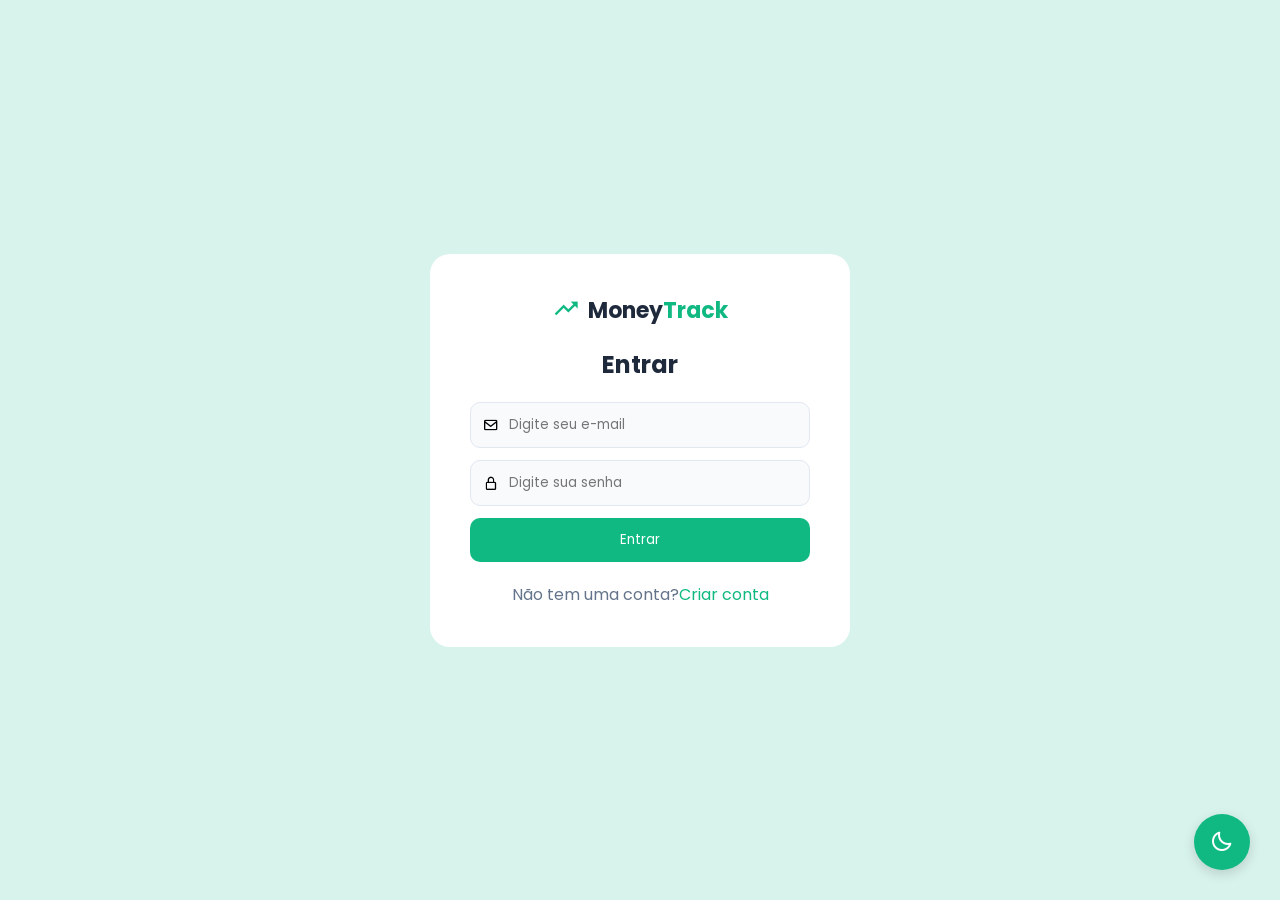
<file: sprint3/index.html>
<!DOCTYPE html>
<html lang="pt-br">
<head>
    <meta charset="UTF-8">
    <meta name="viewport" content="width=device-width, initial-scale=1.0">
    <title>MoneyTrack</title>
    <meta http-equiv="refresh" content="0;url=html/login.html">
</head>
<body>
    <p>Redirecionando para MoneyTrack...</p>
    <p>Se a página não carregar automaticamente, <a href="html/login.html">clique aqui</a>.</p>
</body>
</html>
</file>
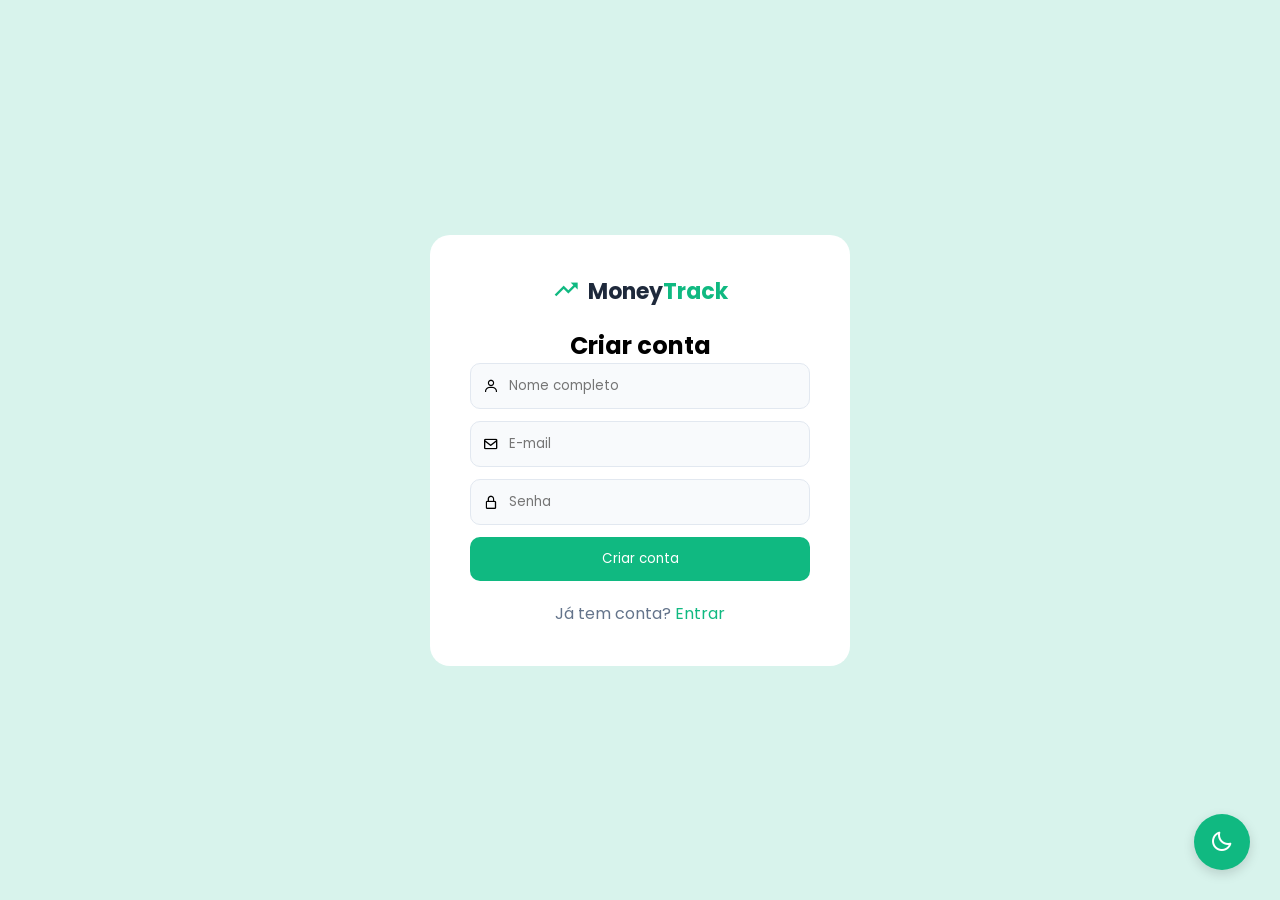
<file: sprint3/html/cadastro.html>
<!DOCTYPE html>
<html lang="pt-br">

<head>
    <meta charset="UTF-8">
    <meta name="viewport" content="width=device-width, initial-scale=1.0">
    <title>MoneyTrack - Criar conta</title>
    <link rel="stylesheet" href="https://unpkg.com/boxicons@2.1.4/css/boxicons.min.css"> <!-- ÍCONES  -->
    <link rel="stylesheet" href="../css/estilo.css">
</head>

<body class="tela-login">

<main class="login-container">
    <div class="logo-sistema">
        <i class="bx bx-trending-up"></i> <!-- ÍCONE DE GRÁFICO -->

        <h1>Money<span>Track</span></h1>

    </div>

    <h2>Criar conta</h2>

    <form action="#" method="POST" class="formulario-cadastro">

        <div class="campo">
            <i class="bx bx-user"></i>
            <input type="text" id="nome" name="nome" placeholder="Nome completo" required>
        </div>

        <div class="campo">
            <i class="bx bx-envelope"></i>
            <input type="email" name="email" placeholder="E-mail" required>
        </div>

        <div class="campo">
            <i class="bx bx-lock-alt"></i>
            <input type="password" name="senha" placeholder="Senha" required>
        </div>

        <button type="submit" class="botao-login">
            Criar conta
        </button>

    </form>

    <p class="texto-cadastro">
        Já tem conta?
        <a href="login.html">Entrar</a>
    </p>

</main>
<script src="../js/app.js"></script>
<script src="../js/modo-escuro.js"></script>
</body>
</html>
</file>
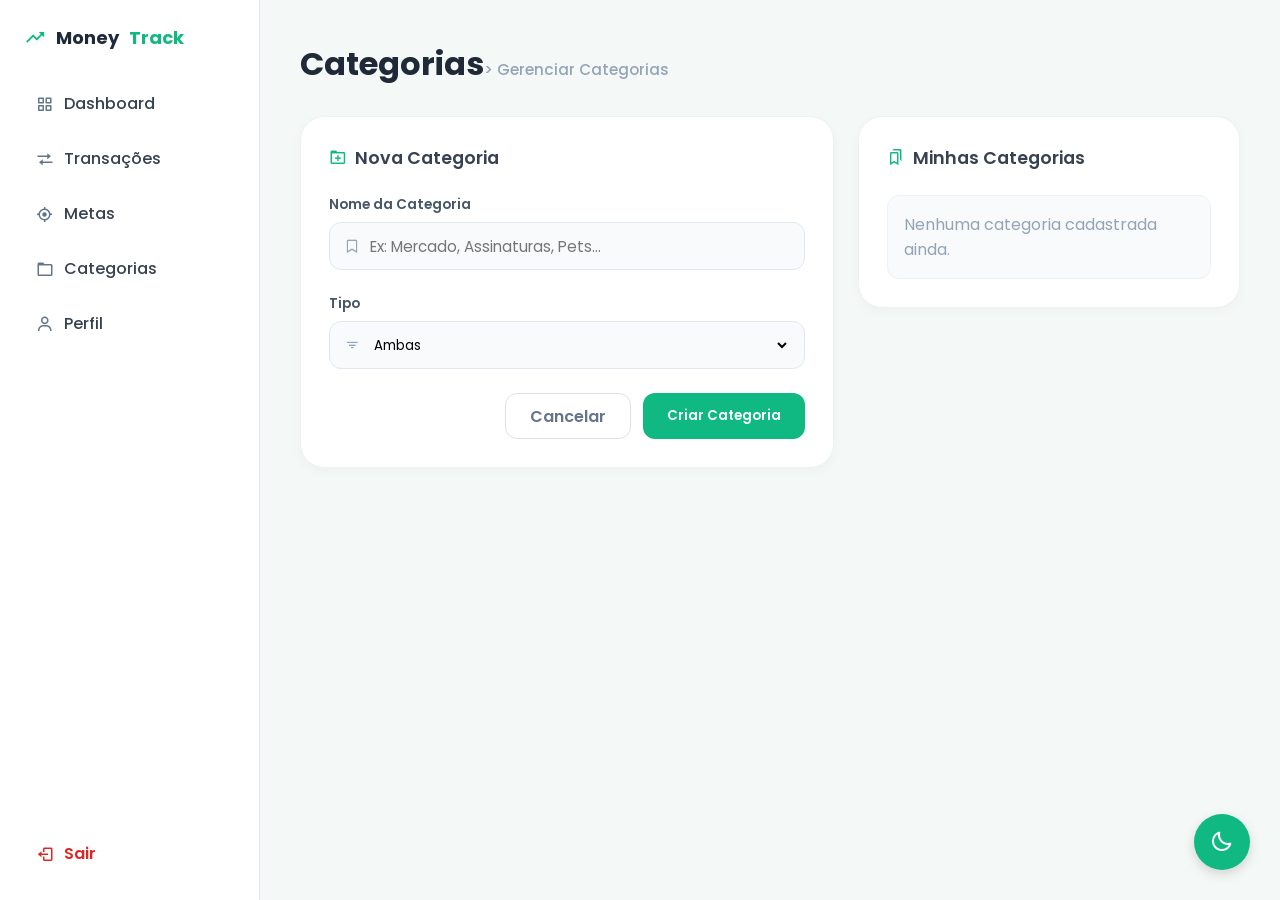
<file: sprint3/html/categorias.html>
<!DOCTYPE html>
<html lang="pt-br">

<head>
    <meta charset="UTF-8">
    <meta name="viewport" content="width=device-width, initial-scale=1.0">
    <title>MoneyTrack - Categorias</title>

    <link rel="stylesheet" href="https://unpkg.com/boxicons@2.1.4/css/boxicons.min.css">
    <link rel="stylesheet" href="../css/estilo.css">
</head>

<body>

<div class="layout-sistema">
    <div class="janela-aplicativo">

        <!-- Sidebar incluído via sidebar.html -->
        <aside class="sidebar">
            <div class="sidebar-topo">
                <a href="dashboard.html" class="logo-moneytrack">
                    <i class="bx bx-trending-up"></i>
                    Money<span>Track</span>
                </a>
                <ul class="menu-links">
                    <li>
                        <a href="dashboard.html">
                            <i class="bx bx-grid-alt"></i>
                            Dashboard
                        </a>
                    </li>
                    <li>
                        <a href="transacoes.html">
                            <i class="bx bx-transfer"></i>
                            Transações
                        </a>
                    </li>
                    <li>
                        <a href="metas.html">
                            <i class="bx bx-target-lock"></i>
                            Metas
                        </a>
                    </li>
                    <li>
                        <a href="categorias.html">
                            <i class="bx bx-folder"></i>
                            Categorias
                        </a>
                    </li>
                    <li>
                        <a href="perfil.html">
                            <i class="bx bx-user"></i>
                            Perfil
                        </a>
                    </li>
                </ul>
            </div>
            <a href="login.html" class="btn-sair-sidebar">
                <i class="bx bx-log-out"></i>
                Sair
            </a>
        </aside>

        <main class="conteudo-principal">

            <div class="dashboard-wrapper">

                <div class="topo-dashboard">
                    <h2>Categorias<span class="subtitulo-pagina">> Gerenciar Categorias</span></h2>
                </div>

                <div class="categorias-grid">
                    <section class="card-categoria">
                        <h3><i class="bx bx-folder-plus"></i>Nova Categoria</h3>

                        <form id="form-categoria" action="#" method="POST">

                            <div class="campo-categoria">
                                <label for="nome">Nome da Categoria</label>
                                <div class="campo-wrapper">
                                    <i class="bx bx-bookmark"></i>

                                    <input type="text" 
                                    id="nome" 
                                    name="nome"
                                    placeholder="Ex: Mercado, Assinaturas, Pets..."
                                    required>

                                </div>

                            </div>

                            <div class="campo-categoria">
                                <label for="tipo_categoria">Tipo</label>
                                <div class="campo-wrapper">
                                    <i class="bx bx-filter"></i>
                                    <select id="tipo_categoria" name="tipo_categoria">
                                        <option value="ambas">Ambas</option>
                                        <option value="receita">Receita</option>
                                        <option value="despesa">Despesa</option>
                                    </select>
                                </div>
                            </div>

                            <div class="acoes-categoria">
                                <a href="dashboard.html" class="btn-cancelar">Cancelar</a>

                                <button type="submit" class="btn-categoria">
                                    Criar Categoria
                                </button>
                            </div>

                        </form>
                    </section>

                    <section class="card-categoria">
                        <h3>
                            <i class="bx bx-bookmarks"></i>
                            Minhas Categorias
                        </h3>

                        <ul class="lista-categorias">
                        </ul>
                    </section>

                </div>

            </div>

        </main>

    </div>
</div>

    <script src="../js/categorias.js"></script>
    <script src="../js/modo-escuro.js"></script>
</body>
</html>
</file>
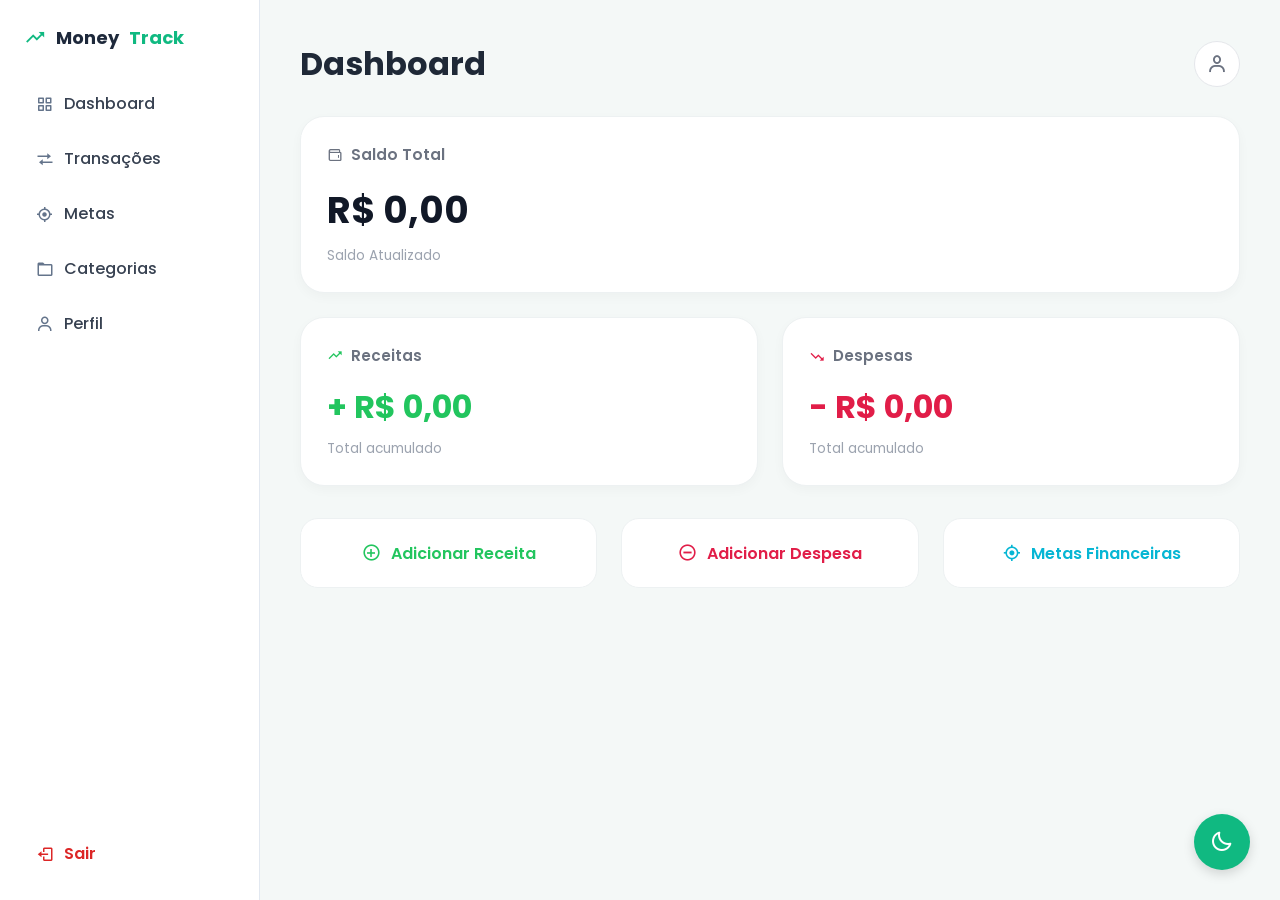
<file: sprint3/html/dashboard.html>
<!DOCTYPE html>
<html lang="pt-br">

<head>
    <meta charset="UTF-8">
    <meta name="viewport" content="width=device-width, initial-scale=1.0">
    <title>MoneyTrack - Dashboard</title>
    <link rel="stylesheet" href="https://unpkg.com/boxicons@2.1.4/css/boxicons.min.css">
    <link rel="stylesheet" href="../css/estilo.css">
</head>

<body>

<div class="layout-sistema">

    <div class="janela-aplicativo">

        <aside class="sidebar">
            <div class="sidebar-topo">

                <a href="dashboard.html" class="logo-moneytrack">
                    <i class="bx bx-trending-up"></i>
                    Money<span>Track</span>
                </a>

                <ul class="menu-links">

                    <li>
                        <a href="dashboard.html">
                            <i class="bx bx-grid-alt"></i>
                            Dashboard
                        </a>
                    </li>

                    <li>
                        <a href="transacoes.html">
                            <i class="bx bx-transfer"></i>
                            Transações
                        </a>
                    </li>

                    <li>
                        <a href="metas.html">
                            <i class="bx bx-target-lock"></i>
                            Metas
                        </a>
                    </li>

                    <li>
                        <a href="categorias.html">
                            <i class="bx bx-folder"></i>
                            Categorias
                        </a>
                    </li>

                    <li>
                        <a href="perfil.html">
                            <i class="bx bx-user"></i>
                            Perfil
                        </a>
                    </li>

                </ul>
            </div>

            <a href="login.html" class="btn-sair-sidebar">
                <i class="bx bx-log-out"></i>
                Sair
            </a>

        </aside>

        <main class="conteudo-principal">

            <div class="dashboard-wrapper">

                <div class="topo-dashboard">

                    <h2>Dashboard</h2>

                    <div class="usuario-info">
                        <a href="perfil.html" class="avatar-simulado">
                            <i class="bx bx-user"></i>
                        </a>
                    </div>

                </div>

                <section class="cards-container">
                    <div class="card-moneytrack card-saldo-total">

                        <h3>
                            <i class="bx bx-wallet"></i>
                            Saldo Total
                        </h3>

                        <p class="valor-total">
                            R$ 0,00
                        </p>

                        <span class="subtexto-card">
                            Saldo Atualizado
                        </span>

                    </div>

                    <div class="card-moneytrack">

                        <h3>
                            <i class="bx bx-trending-up card-receita-icon"></i>
                            Receitas
                        </h3>

                        <p class="valor-receita">
                            + R$ 0,00
                        </p>

                        <span class="subtexto-card">
                            Total acumulado
                        </span>

                    </div>

                    <div class="card-moneytrack">

                        <h3>
                            <i class="bx bx-trending-down card-despesa-icon"></i>
                            Despesas
                        </h3>

                        <p class="valor-despesa">
                            - R$ 0,00
                        </p>

                        <span class="subtexto-card">
                            Total acumulado
                        </span>

                    </div>

                </section>

                <div class="acoes-rapidas">

                    <a href="receitas.html"
                    class="btn-acao receita-btn">

                        <i class="bx bx-plus-circle"></i>
                        Adicionar Receita

                    </a>

                    <a href="despesas.html"
                    class="btn-acao despesa-btn">

                        <i class="bx bx-minus-circle"></i>
                        Adicionar Despesa

                    </a>

                    <a href="metas.html"
                    class="btn-acao meta-btn">

                        <i class="bx bx-target-lock"></i>
                        Metas Financeiras

                    </a>

                </div>

            </div>

        </main>

    </div>

</div>

</body>
<script src="../js/dashboard.js"></script>
<script src="../js/modo-escuro.js"></script>
</html>
</file>
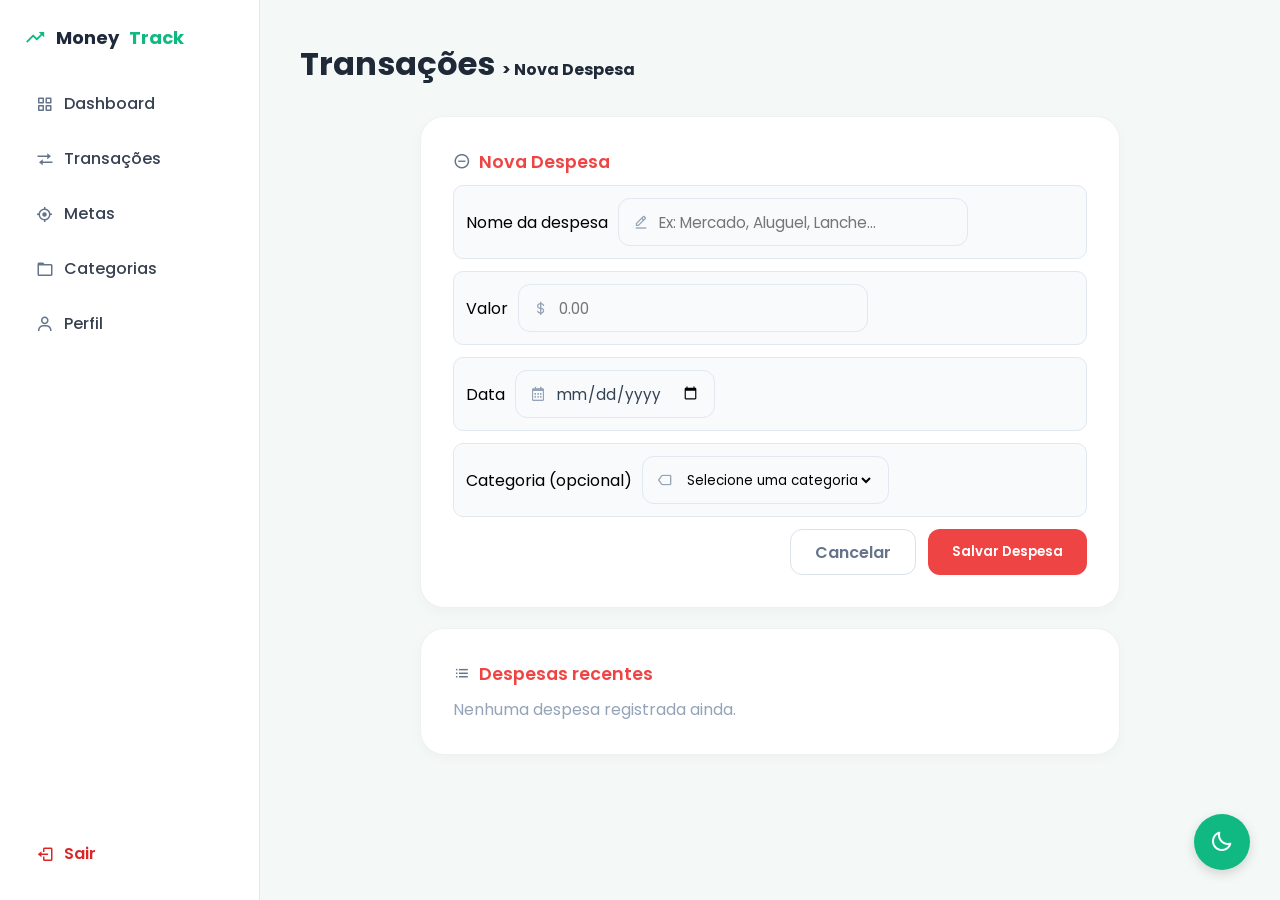
<file: sprint3/html/despesas.html>
<!DOCTYPE html>
<html lang="pt-br">
<head>
    <meta charset="UTF-8">
    <meta name="viewport" content="width=device-width, initial-scale=1.0">
    <title>MoneyTrack - Nova Despesa</title>
    <link rel="stylesheet" href="https://unpkg.com/boxicons@2.1.4/css/boxicons.min.css">
    <link rel="stylesheet" href="../css/estilo.css">
</head>
<body style="margin: 0; padding: 0;">

    <div class="layout-sistema">
        <div class="janela-aplicativo">

            <aside class="sidebar">
                <div class="sidebar-topo">
                    <a href="dashboard.html" class="logo-moneytrack">
                        <i class="bx bx-trending-up"></i>
                        Money<span>Track</span>
                    </a>
                    <ul class="menu-links">
                        <li>
                            <a href="dashboard.html">
                                <i class="bx bx-grid-alt"></i>
                                Dashboard
                            </a>
                        </li>
                        <li>
                            <a href="transacoes.html">
                                <i class="bx bx-transfer"></i>
                                Transações
                            </a>
                        </li>
                        <li>
                            <a href="metas.html">
                                <i class="bx bx-target-lock"></i>
                                Metas
                            </a>
                        </li>
                        <li>
                            <a href="categorias.html">
                                <i class="bx bx-folder"></i>
                                Categorias
                            </a>
                        </li>
                        <li>
                            <a href="perfil.html">
                                <i class="bx bx-user"></i>
                                Perfil
                            </a>
                        </li>
                    </ul>
                </div>
                <a href="login.html" class="btn-sair-sidebar">
                    <i class="bx bx-log-out"></i>
                    Sair
                </a>
            </aside>

            <main class="conteudo-principal">
                <div class="topo-dashboard">
                    <h2>Transações <span style="font-size: 16px; color: var(--cinza-claro);"> > Nova Despesa</span></h2>
                </div>

                <div class="grid-duas-colunas">
                    <section class="caixa-branca">
                        <h3 style="color: #ef4444;"><i class="bx bx-minus-circle"></i> Nova Despesa</h3>

                        <form action="MovimentacaoServlet" method="POST">
                            <input type="hidden" name="tipo" value="D">

                            <div class="campo">
                                <label for="descricao">Nome da despesa</label>
                                <div class="campo-wrapper">
                                    <i class="bx bx-edit-alt"></i>
                                    <input type="text" id="descricao" name="descricao" placeholder="Ex: Mercado, Aluguel, Lanche..." required>
                                </div>
                            </div>

                            <div class="campo">
                                <label for="valor">Valor</label>
                                <div class="campo-wrapper">
                                    <i class="bx bx-dollar"></i>
                                    <input type="number" id="valor" name="valor" step="0.01" placeholder="0.00" required>
                                </div>
                            </div>

                            <div class="campo">
                                <label for="data_mov">Data</label>
                                <div class="campo-wrapper">
                                    <i class="bx bx-calendar"></i>
                                    <input type="date" id="data_mov" name="data_mov" required>
                                </div>
                            </div>

                            <div class="campo">
                                <label for="id_categoria">Categoria (opcional)</label>
                                <div class="campo-wrapper">
                                    <i class="bx bx-tag"></i>
                                    <select id="id_categoria" name="id_categoria">
                                        <option value="">Selecione uma categoria</option>
                                    </select>
                                </div>
                            </div>

                            <div class="botoes-form">
                                <a href="dashboard.html" class="btn-cancelar">Cancelar</a>
                                <button type="submit" class="btn-verde" style="width: auto; background-color: #ef4444;">Salvar Despesa</button>
                            </div>
                        </form>
                    </section>

                    <section class="caixa-branca">
                        <h3 style="color: #ef4444;"><i class="bx bx-list-ul"></i> Despesas recentes</h3>
                        <ul class="lista-recentes">
                        </ul>
                    </section>
                </div>
            </main>

        </div>
    </div>

    <script src="../js/despesas.js"></script>
    <script src="../js/modo-escuro.js"></script>
</body>
</html>
</file>
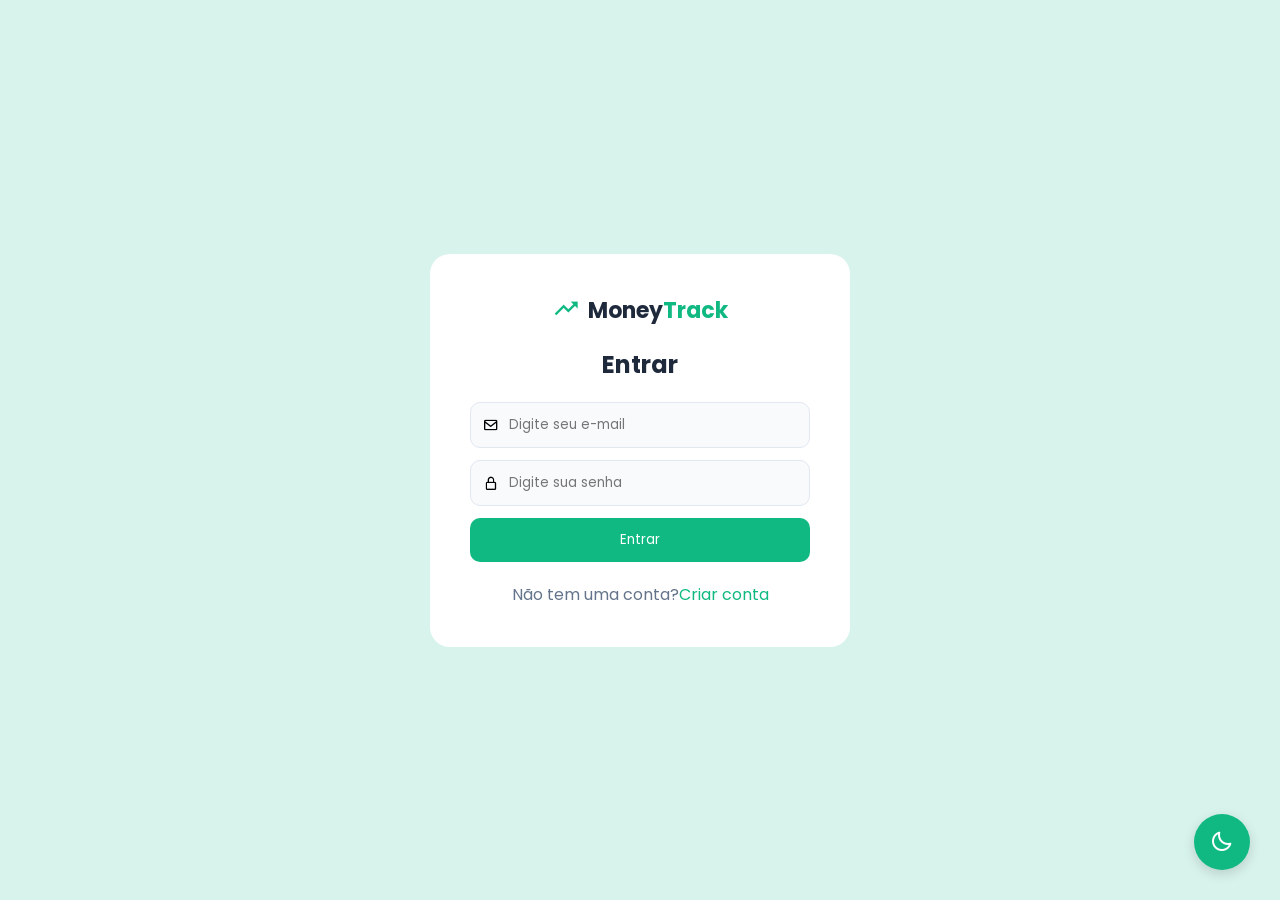
<file: sprint3/html/login.html>
<!DOCTYPE html>
<html lang="pt-br">

    <head>
        <meta charset="UTF-8">
        <meta name="viewport" content="width=device-width, initial-scale=1.0">
        <title>MoneyTrack - Entrar</title>

        <link rel="stylesheet" href="https://unpkg.com/boxicons@2.1.4/css/boxicons.min.css"> <!-- ICONS -->
        <link rel="stylesheet" href="../css/estilo.css">
    </head>

    <body class="tela-login">
        
        <main class="login-container">
            <div class="logo-sistema">
                <i class="bx bx-trending-up"></i>
                <h1 class="titulo-logo">Money<span>Track</span></h1>

            </div>

            <h2 class="titulo-pagina">Entrar</h2>

            <form action="#" method="POST" class="formulario-login">

                <div class="campo">
                    <i class="bx bx-envelope"></i>
                    <input type="email" id="email" name="email" placeholder="Digite seu e-mail" required>
                </div>

                <div class="campo">
                    <i class="bx bx-lock-alt"></i>
                    <input type="password" id="senha" name="senha" placeholder="Digite sua senha" required>
                </div>

                <button type="submit" class="botao-login">Entrar</button>

                <p class="texto-cadastro"> Não tem uma conta?<a href="cadastro.html" class="link-cadastro">Criar conta</a></p>

            </form>
            
        </main>

        <script src="../js/app.js"></script>
        <script src="../js/modo-escuro.js"></script>
</body>
</html>
</file>
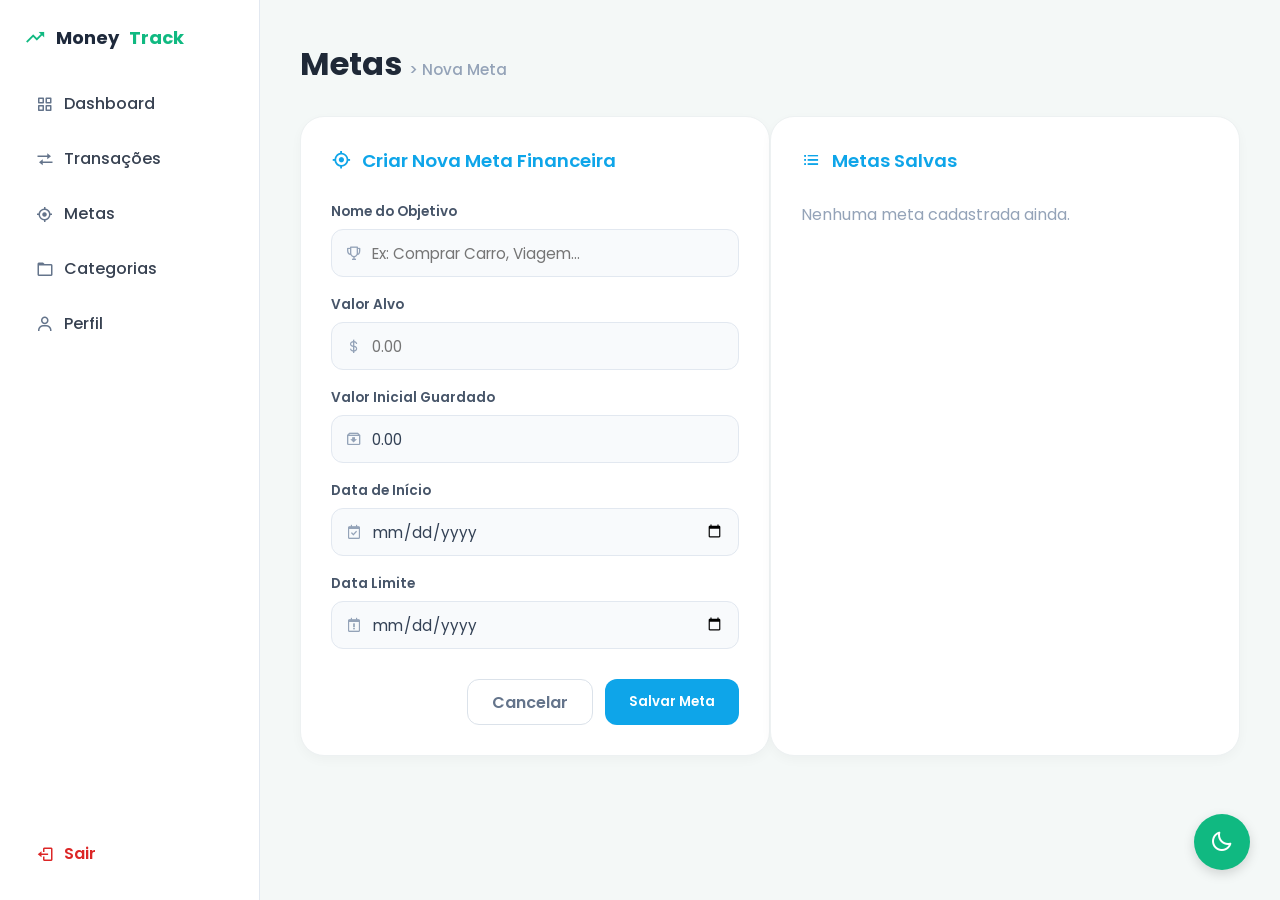
<file: sprint3/html/metas.html>
<!DOCTYPE html>
<html lang="pt-br">

<head>

    <meta charset="UTF-8">

    <meta name="viewport"
          content="width=device-width, initial-scale=1.0">

    <title>MoneyTrack - Criar Meta</title>

    <link rel="stylesheet"
          href="https://unpkg.com/boxicons@2.1.4/css/boxicons.min.css">

    <link rel="stylesheet"
          href="../css/estilo.css">

</head>

<body>

<div class="layout-sistema">

    <div class="janela-aplicativo">


        <aside class="sidebar">
            <div class="sidebar-topo">

                <a href="dashboard.html" class="logo-moneytrack">
                    <i class="bx bx-trending-up"></i>
                    Money<span>Track</span>
                </a>

                <ul class="menu-links">

                    <li>
                        <a href="dashboard.html">
                            <i class="bx bx-grid-alt"></i>
                            Dashboard
                        </a>
                    </li>

                    <li>
                        <a href="transacoes.html">
                            <i class="bx bx-transfer"></i>
                            Transações
                        </a>
                    </li>

                    <li>
                        <a href="metas.html">
                            <i class="bx bx-target-lock"></i>
                            Metas
                        </a>
                    </li>

                    <li>
                        <a href="categorias.html">
                            <i class="bx bx-folder"></i>
                            Categorias
                        </a>
                    </li>

                    <li>
                        <a href="perfil.html">
                            <i class="bx bx-user"></i>
                            Perfil
                        </a>
                    </li>

                </ul>
            </div>

            <a href="login.html" class="btn-sair-sidebar">
                <i class="bx bx-log-out"></i>
                Sair
            </a>

        </aside>

        <main class="conteudo-principal">
                <div class="topo-dashboard">

                    <h2>

                        Metas

                        <span class="subtitulo-pagina">

                            > Nova Meta

                        </span>

                    </h2>

                </div>

                <div class="meta-wrapper">

                    <section class="card-meta">

                        <h3>

                            <i class="bx bx-target-lock"></i>

                            Criar Nova Meta Financeira

                        </h3>

                        <form id="form-meta" action="#" method="POST">

                            <div class="campo-meta">

                                <label for="nome">

                                    Nome do Objetivo

                                </label>

                                <div class="campo-wrapper">

                                    <i class="bx bx-trophy"></i>

                                    <input type="text"
                                           id="nome"
                                           name="nome"
                                           placeholder="Ex: Comprar Carro, Viagem..."
                                           required>

                                </div>

                            </div>

                            <div class="campo-meta">

                                <label for="valor_objetivo">

                                    Valor Alvo

                                </label>

                                <div class="campo-wrapper">

                                    <i class="bx bx-dollar"></i>

                                    <input type="number"
                                           step="0.01"
                                           id="valor_objetivo"
                                           name="valor_objetivo"
                                           placeholder="0.00"
                                           required>

                                </div>

                            </div>

                            <div class="campo-meta">

                                <label for="valor_atual">

                                    Valor Inicial Guardado

                                </label>

                                <div class="campo-wrapper">

                                    <i class="bx bx-archive-in"></i>

                                    <input type="number"
                                           step="0.01"
                                           id="valor_atual"
                                           name="valor_atual"
                                           value="0.00"
                                           required>

                                </div>

                            </div>

                            <div class="campo-meta">

                                <label for="data_inicio">

                                    Data de Início

                                </label>

                                <div class="campo-wrapper">

                                    <i class="bx bx-calendar-check"></i>

                                    <input type="date"
                                           id="data_inicio"
                                           name="data_inicio"
                                           required>

                                </div>

                            </div>

                            <div class="campo-meta">

                                <label for="data_limite">

                                    Data Limite

                                </label>

                                <div class="campo-wrapper">

                                    <i class="bx bx-calendar-exclamation"></i>

                                    <input type="date"
                                           id="data_limite"
                                           name="data_limite"
                                           required>

                                </div>

                            </div>

                            <div class="botoes-meta">

                                <a href="dashboard.html"
                                   class="btn-cancelar">

                                    Cancelar

                                </a>

                                <button type="submit"
                                        class="btn-meta">

                                    Salvar Meta

                                </button>

                            </div>

                        </form>

                    </section>

                    <section class="card-meta">
                        <h3>
                            <i class="bx bx-list-ul"></i>
                            Metas Salvas
                        </h3>
                        <div class="lista-metas" id="lista-metas">
                            <p style="color: #94a3b8;">Nenhuma meta cadastrada ainda.</p>
                        </div>
                    </section>

                </div>

            </div>

        </main>

    </div>

</div>

    <script src="../js/metas.js"></script>
    <script src="../js/modo-escuro.js"></script>
</body>
</html>
</file>
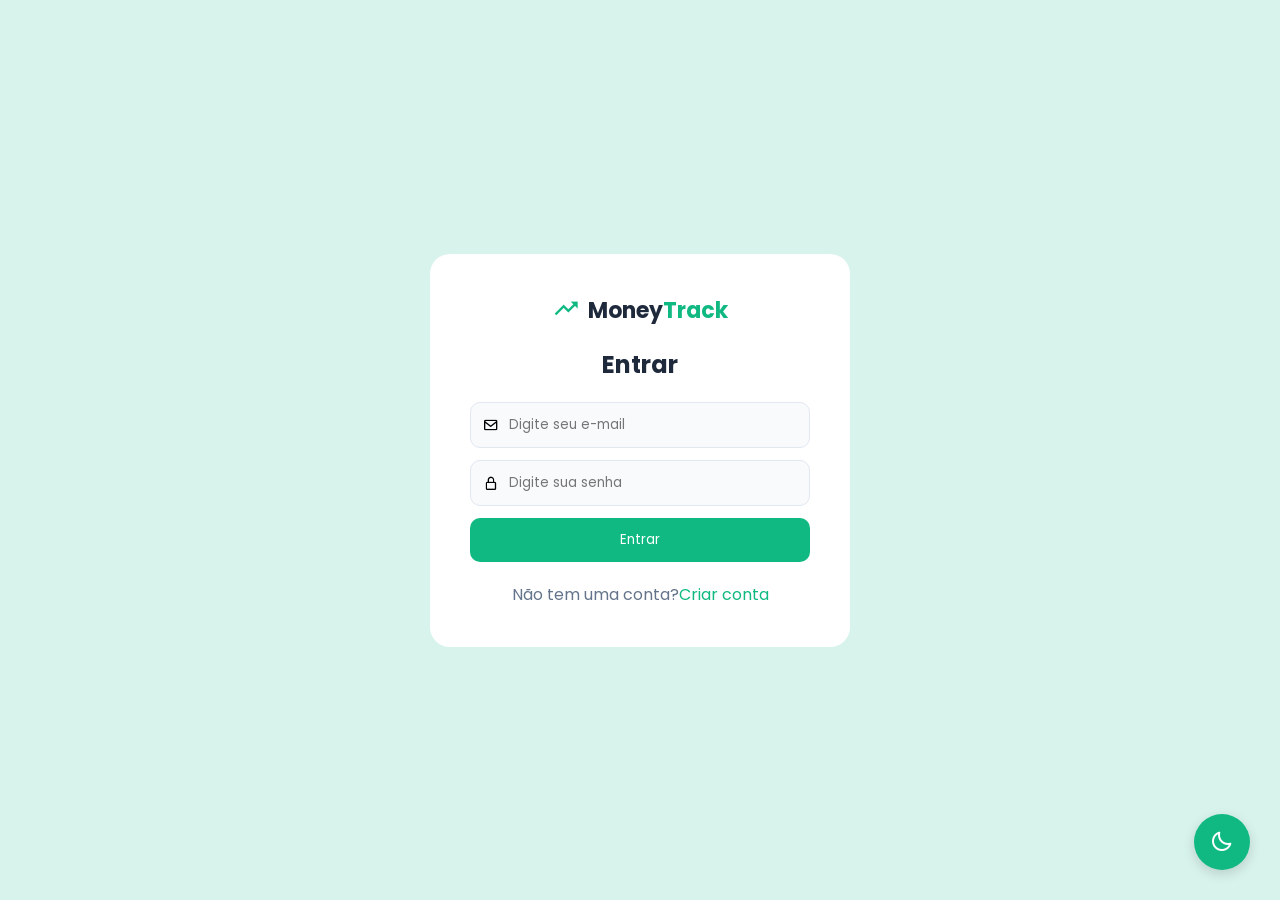
<file: sprint3/html/perfil.html>
<!DOCTYPE html>
<html lang="pt-br">

<head>

    <meta charset="UTF-8">

    <meta name="viewport"
          content="width=device-width, initial-scale=1.0">

    <title>MoneyTrack - Perfil</title>

    <link rel="stylesheet"
          href="https://unpkg.com/boxicons@2.1.4/css/boxicons.min.css">

    <link rel="stylesheet"
          href="../css/estilo.css">

</head>

<body>

<div class="layout-sistema">

    <div class="janela-aplicativo">

        <aside class="sidebar">
            <div class="sidebar-topo">

                <a href="dashboard.html" class="logo-moneytrack">
                    <i class="bx bx-trending-up"></i>
                    Money<span>Track</span>
                </a>

                <ul class="menu-links">

                    <li>
                        <a href="dashboard.html">
                            <i class="bx bx-grid-alt"></i>
                            Dashboard
                        </a>
                    </li>

                    <li>
                        <a href="transacoes.html">
                            <i class="bx bx-transfer"></i>
                            Transações
                        </a>
                    </li>

                    <li>
                        <a href="metas.html">
                            <i class="bx bx-target-lock"></i>
                            Metas
                        </a>
                    </li>

                    <li>
                        <a href="categorias.html">
                            <i class="bx bx-folder"></i>
                            Categorias
                        </a>
                    </li>

                    <li>
                        <a href="perfil.html">
                            <i class="bx bx-user"></i>
                            Perfil
                        </a>
                    </li>

                </ul>
            </div>

            <a href="login.html" class="btn-sair-sidebar">
                <i class="bx bx-log-out"></i>
                Sair
            </a>

        </aside>

        <main class="conteudo-principal">

            <div class="dashboard-wrapper">

                <div class="topo-dashboard">

                    <h2>

                        <i class="bx bx-user"></i>

                        Meu Perfil

                    </h2>

                </div>

                <section class="caixa-branca">

                    <div class="perfil-header">

                        <div class="avatar-perfil">

                            <i class="bx bx-user"></i>

                        </div>

                        <h3 id="perfil-nome">

                            Nome do Usuário

                        </h3>

                        <p id="perfil-email">

                            usuario@exemplo.com

                        </p>

                    </div>

                    <form action="#"
                          method="POST"
                          class="form-perfil">

                        <div class="campo-perfil">

                            <label for="nome">

                                Nome

                            </label>

                            <input type="text"
                                   id="nome"
                                   name="nome"
                                   value="Nome do Usuário"
                                   placeholder="Digite seu nome"
                                   required>

                        </div>

                        <div class="campo-perfil">

                            <label for="email">

                                Email

                            </label>

                            <input type="email"
                                   id="email"
                                   name="email"
                                   value="usuario@exemplo.com"
                                   placeholder="Digite seu email"
                                   required>

                        </div>

                        <div class="campo-perfil">

                            <label for="senha">

                                Nova Senha

                            </label>

                            <input type="password"
                                   id="senha"
                                   name="senha"
                                   placeholder="Digite uma nova senha">

                        </div>

                        <div class="botoes-form">

                            <a href="dashboard.html"
                               class="btn-cancelar">

                                Cancelar

                            </a>

                            <button type="submit"
                                    class="btn-verde">

                                Salvar Alterações

                            </button>

                        </div>

                    </form>

                </section>

            </div>

        </main>

    </div>

</div>

<script src="../js/app.js"></script>
<script src="../js/modo-escuro.js"></script>
</body>
</html>
</file>
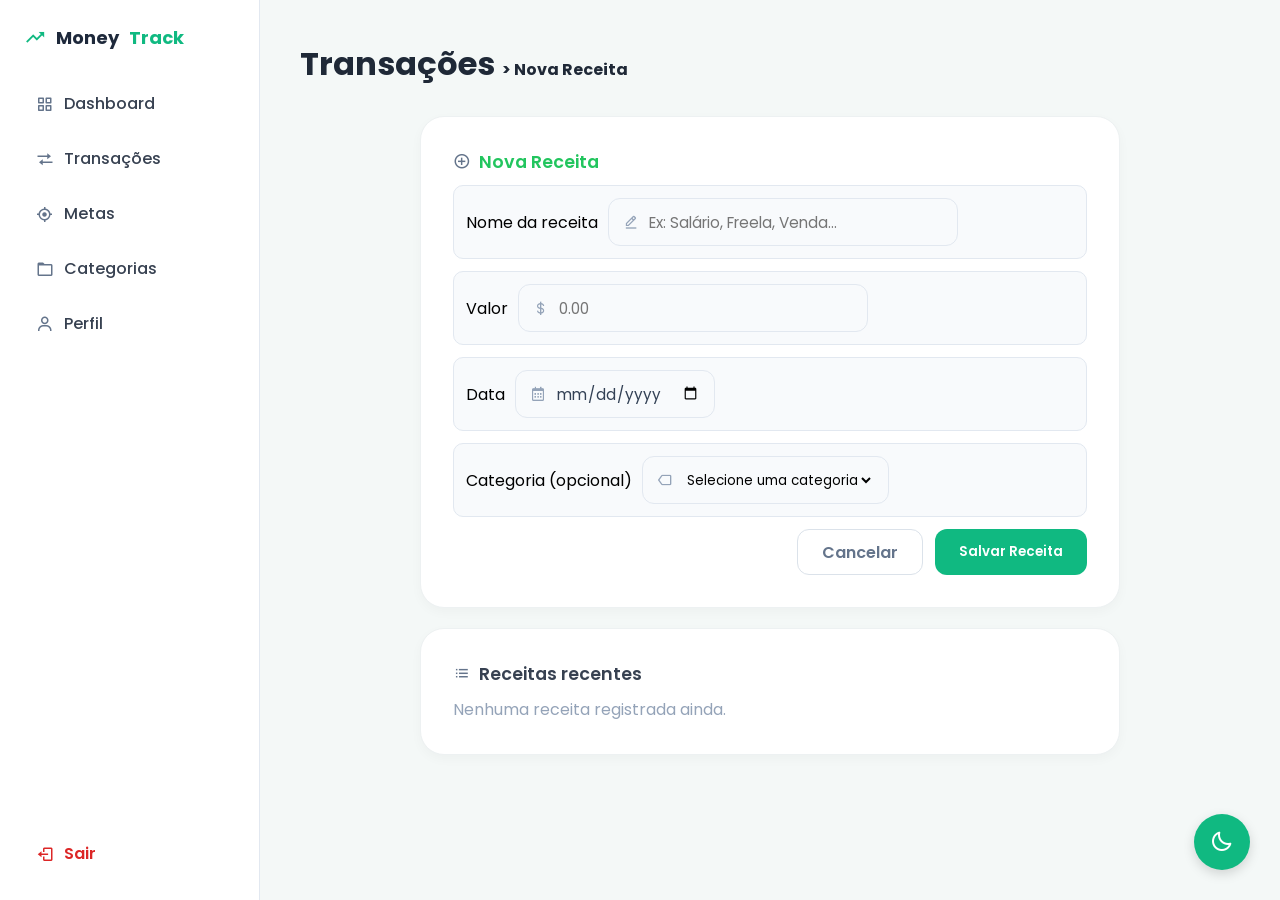
<file: sprint3/html/receitas.html>
<!DOCTYPE html>
<html lang="pt-br">
<head>
    <meta charset="UTF-8">
    <meta name="viewport" content="width=device-width, initial-scale=1.0">
    <title>MoneyTrack - Nova Receita</title>
    <link rel="stylesheet" href="https://unpkg.com/boxicons@2.1.4/css/boxicons.min.css">
    <link rel="stylesheet" href="../css/estilo.css">
</head>
<body style="margin: 0; padding: 0;">

    <div class="layout-sistema">
        <div class="janela-aplicativo">
            
            <aside class="sidebar">
                <div class="sidebar-topo">

                    <a href="dashboard.html" class="logo-moneytrack">
                        <i class="bx bx-trending-up"></i>
                        Money<span>Track</span>
                    </a>

                    <ul class="menu-links">

                        <li>
                            <a href="dashboard.html">
                                <i class="bx bx-grid-alt"></i>
                                Dashboard
                            </a>
                        </li>

                        <li>
                            <a href="transacoes.html">
                                <i class="bx bx-transfer"></i>
                                Transações
                            </a>
                        </li>

                        <li>
                            <a href="metas.html">
                                <i class="bx bx-target-lock"></i>
                                Metas
                            </a>
                        </li>

                        <li>
                            <a href="categorias.html">
                                <i class="bx bx-folder"></i>
                                Categorias
                            </a>
                        </li>

                        <li>
                            <a href="perfil.html">
                                <i class="bx bx-user"></i>
                                Perfil
                            </a>
                        </li>

                    </ul>
                </div>

                <a href="login.html" class="btn-sair-sidebar">
                    <i class="bx bx-log-out"></i>
                    Sair
                </a>

            </aside>

            <main class="conteudo-principal">
                <div class="topo-dashboard">
                    <h2>Transações <span style="font-size: 16px; color: var(--cinza-claro);"> > Nova Receita</span></h2>
                </div>

                <div class="grid-duas-colunas">
                    <section class="caixa-branca">
                        <h3 style="color: #22c55e;"><i class="bx bx-plus-circle"></i> Nova Receita</h3>
                        
                        <form action="MovimentacaoServlet" method="POST">
                            <input type="hidden" name="tipo" value="R">
                            <input type="hidden" name="id_usuario" value="1">
                            <input type="hidden" name="id_contae" value="1">

                            <div class="campo">
                                <label for="descricao">Nome da receita</label>
                                <div class="campo-wrapper">
                                    <i class="bx bx-edit-alt"></i>
                                    <input type="text" id="descricao" name="descricao" placeholder="Ex: Salário, Freela, Venda..." required>
                                </div>
                            </div>

                            <div class="campo">
                                <label for="valor">Valor</label>
                                <div class="campo-wrapper">
                                    <i class="bx bx-dollar"></i>
                                    <input type="number" id="valor" name="valor" step="0.01" placeholder="0.00" required>
                                </div>
                            </div>

                            <div class="campo">
                                <label for="data_mov">Data</label>
                                <div class="campo-wrapper">
                                    <i class="bx bx-calendar"></i>
                                    <input type="date" id="data_mov" name="data_mov" required>
                                </div>
                            </div>

                            <div class="campo">
                                <label for="id_categoria">Categoria (opcional)</label>
                                <div class="campo-wrapper">
                                    <i class="bx bx-tag"></i>
                                    <select id="id_categoria" name="id_categoria">
                                        <option value="">Selecione uma categoria</option>
                                        <%-- O Back-End vai listar dinamicamente as categorias aqui --%>
                                    </select>
                                </div>
                            </div>

                            <div class="botoes-form">
                                <a href="dashboard.html" class="btn-cancelar">Cancelar</a>
                                <button type="submit" class="btn-verde" style="width: auto;">Salvar Receita</button>
                            </div>
                        </form>
                    </section>

                    <section class="caixa-branca">
                        <h3><i class="bx bx-list-ul"></i> Receitas recentes</h3>
                        <ul class="lista-recentes">
                        </ul>
                    </section>
                </div>
            </main>

        </div>
    </div>

    <script src="../js/receitas.js"></script>
    <script src="../js/modo-escuro.js"></script>
</body>
</html>
</file>
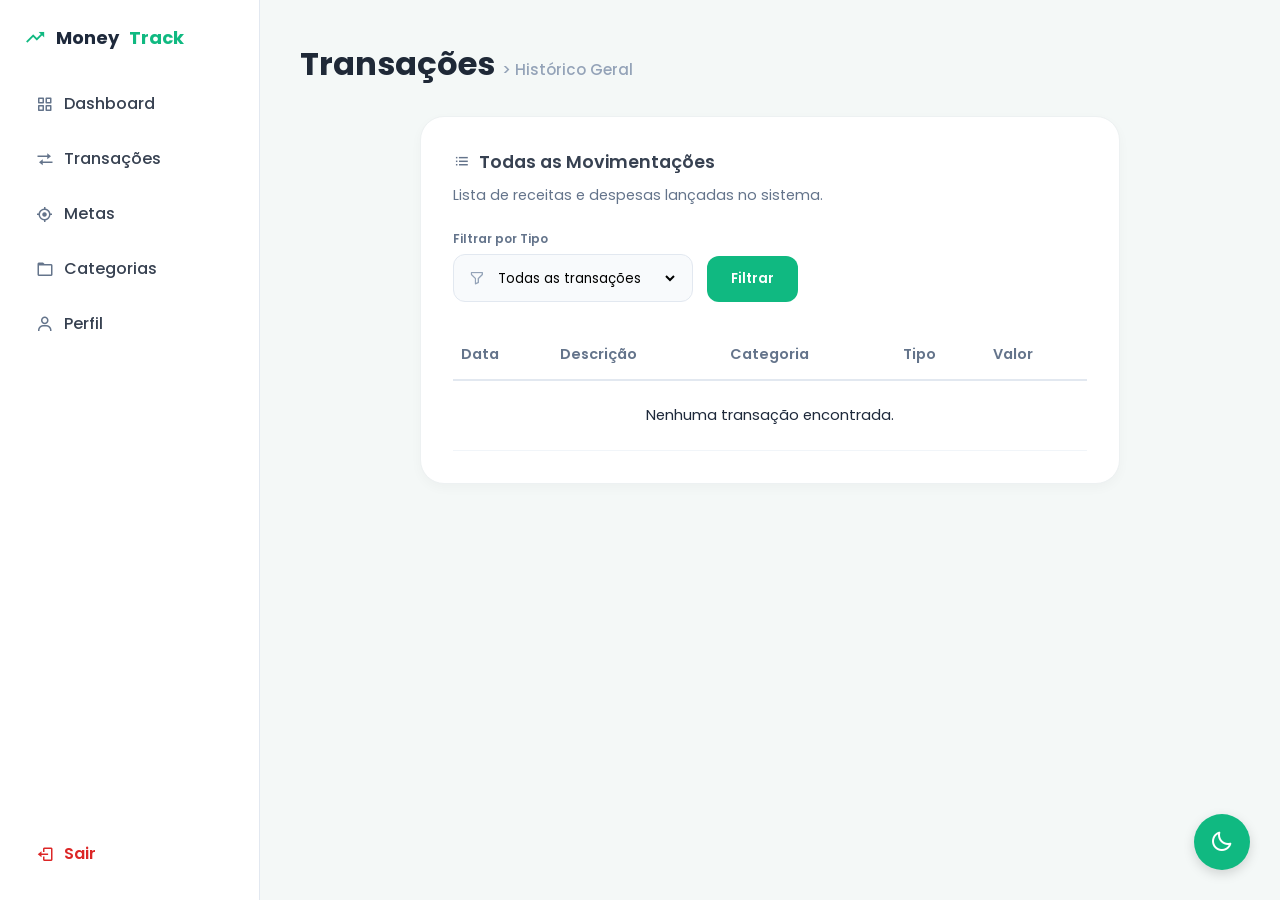
<file: sprint3/html/transacoes.html>
<!DOCTYPE html>
    <html lang="pt-br">

    <head>

        <meta charset="UTF-8">

        <meta name="viewport"
            content="width=device-width, initial-scale=1.0">

        <title>MoneyTrack - Histórico de Transações</title>

        <link rel="stylesheet"
            href="https://unpkg.com/boxicons@2.1.4/css/boxicons.min.css">

        <link rel="stylesheet"
            href="../css/estilo.css">

    </head>

    <body>

    <div class="layout-sistema">

        <div class="janela-aplicativo">

            <aside class="sidebar">
                <div class="sidebar-topo">

                    <a href="dashboard.html" class="logo-moneytrack">
                        <i class="bx bx-trending-up"></i>
                        Money<span>Track</span>
                    </a>

                    <ul class="menu-links">

                        <li>
                            <a href="dashboard.html">
                                <i class="bx bx-grid-alt"></i>
                                Dashboard
                            </a>
                        </li>

                        <li>
                            <a href="transacoes.html">
                                <i class="bx bx-transfer"></i>
                                Transações
                            </a>
                        </li>

                        <li>
                            <a href="metas.html">
                                <i class="bx bx-target-lock"></i>
                                Metas
                            </a>
                        </li>

                        <li>
                            <a href="categorias.html">
                                <i class="bx bx-folder"></i>
                                Categorias
                            </a>
                        </li>

                        <li>
                            <a href="perfil.html">
                                <i class="bx bx-user"></i>
                                Perfil
                            </a>
                        </li>

                    </ul>
                </div>

                <a href="login.html" class="btn-sair-sidebar">
                    <i class="bx bx-log-out"></i>
                    Sair
                </a>

            </aside>

            <main class="conteudo-principal">

                <div class="dashboard-wrapper">

                    <div class="topo-dashboard">

                        <h2>
                            Transações

                            <span class="subtitulo-pagina">
                                > Histórico Geral
                            </span>

                        </h2>

                    </div>

                    <section class="caixa-branca">

                        <h3>
                            <i class="bx bx-list-ul"></i>
                            Todas as Movimentações
                        </h3>

                        <p class="descricao-pagina">
                            Lista de receitas e despesas lançadas no sistema.
                        </p>

                        <form action="TransacoesServlet"
                            method="GET"
                            class="filtro-transacoes">

                            <div class="campo-filtro">

                                <label for="filtrarTipo">
                                    Filtrar por Tipo
                                </label>

                                <div class="campo-wrapper">

                                    <i class="bx bx-filter-alt"></i>

                                    <select id="filtrarTipo"
                                            name="filtrarTipo">

                                        <option value="T">
                                            Todas as transações
                                        </option>

                                        <option value="R">
                                            Apenas Receitas
                                        </option>

                                        <option value="D">
                                            Apenas Despesas
                                        </option>

                                    </select>

                                </div>

                            </div>

                            <button type="submit"
                                    class="btn-verde">

                                Filtrar

                            </button>

                        </form>

                        <div class="tabela-container">

                            <table class="tabela-transacoes">

                                <thead>

                                <tr>

                                    <th>Data</th>
                                    <th>Descrição</th>
                                    <th>Categoria</th>
                                    <th>Tipo</th>
                                    <th class="valor-coluna">Valor</th>

                                </tr>

                                </thead>

                                <tbody>

                                <tr>

                                    <td class="texto-cinza">
                                        --/--/----
                                    </td>

                                    <td class="descricao-coluna">
                                        Exemplo de Descrição
                                    </td>

                                    <td class="texto-cinza">
                                        Categoria
                                    </td>

                                    <td>
                                        <span class="badge-despesa">
                                            Despesa
                                        </span>
                                    </td>

                                    <td class="valor-despesa-coluna">
                                        R$ 0,00
                                    </td>

                                </tr>

                                </tbody>

                            </table>

                        </div>

                    </section>

                </div>

            </main>

        </div>

    </div>

    <script src="../js/transacoes.js"></script>
    <script src="../js/modo-escuro.js"></script>
    </body>
    </html>
</file>
<file: sprint3/css/estilo.css>
@import url('https://fonts.googleapis.com/css2?family=Poppins:wght@400;500;600;700&display=swap');

* {
    margin: 0;
    padding: 0;
    box-sizing: border-box;
    font-family: 'Poppins', sans-serif;
}

:root {
    --verde: #10b981;
    --verde-escuro: #0d9488;
    --azul-escuro: #1e293b;
    --cinza: #64748b;
    --fundo: #d8f3ec;
    --branco: #ffffff;
    --borda: #e2e8f0;
}

/* ==========================================
   MODO ESCURO
========================================== */

html[data-tema="escuro"] {
    --fundo: #0f172a;
    --branco: #1e293b;
    --borda: #334155;
}

html[data-tema="escuro"] body {
    background-color: #0f172a;
    color: #e2e8f0;
}

html[data-tema="escuro"] .tela-login {
    background-color: #0f172a;
}

html[data-tema="escuro"] .login-container {
    background: #1e293b;
    border: 1px solid #334155;
}

html[data-tema="escuro"] .titulo-pagina,
html[data-tema="escuro"] .logo-sistema h1,
html[data-tema="escuro"] .topo-dashboard h2 {
    color: #f1f5f9;
}

html[data-tema="escuro"] .campo {
    background: #334155;
    border-color: #475569;
}

html[data-tema="escuro"] .campo input {
    color: #f1f5f9;
}

html[data-tema="escuro"] .campo-wrapper {
    background: #334155;
    border-color: #475569;
}

html[data-tema="escuro"] .campo-wrapper input,
html[data-tema="escuro"] .campo-wrapper select {
    color: #f1f5f9;
}

html[data-tema="escuro"] .campo-wrapper i {
    color: #94a3b8;
}

html[data-tema="escuro"] .sidebar {
    background: #1e293b;
    border-right-color: #334155;
}

html[data-tema="escuro"] .sidebar .logo-moneytrack {
    color: #f1f5f9;
}

html[data-tema="escuro"] .menu-links li a {
    color: #cbd5e1;
}

html[data-tema="escuro"] .menu-links li a i {
    color: #94a3b8;
}

html[data-tema="escuro"] .menu-links li a:hover {
    background: #334155;
}

html[data-tema="escuro"] .conteudo-principal {
    background: #0f172a;
}

html[data-tema="escuro"] .caixa-branca,
html[data-tema="escuro"] .card-moneytrack,
html[data-tema="escuro"] .card-meta,
html[data-tema="escuro"] .card-categoria {
    background: #1e293b;
    border-color: #334155;
}

html[data-tema="escuro"] .caixa-branca h3,
html[data-tema="escuro"] .card-meta h3,
html[data-tema="escuro"] .card-categoria h3,
html[data-tema="escuro"] .topo-dashboard h2 {
    color: #f1f5f9;
}

html[data-tema="escuro"] .descricao-pagina,
html[data-tema="escuro"] .subtexto-card,
html[data-tema="escuro"] .texto-cinza {
    color: #cbd5e1;
}

html[data-tema="escuro"] .valor-total,
html[data-tema="escuro"] .card-moneytrack h3 {
    color: #f1f5f9;
}

html[data-tema="escuro"] .tabela-transacoes thead tr {
    border-bottom-color: #334155;
}

html[data-tema="escuro"] .tabela-transacoes thead th {
    color: #cbd5e1;
}

html[data-tema="escuro"] .tabela-transacoes tbody tr {
    border-bottom-color: #334155;
}

html[data-tema="escuro"] .tabela-transacoes tbody td {
    color: #e2e8f0;
}

html[data-tema="escuro"] .badge-despesa {
    background: #7f1d1d;
    color: #fecaca;
}

html[data-tema="escuro"] .badge-receita {
    background: #064e3b;
    color: #86efac;
}

html[data-tema="escuro"] .btn-cancelar {
    background: #334155;
    border-color: #475569;
    color: #cbd5e1;
}

html[data-tema="escuro"] .btn-cancelar:hover {
    background: #475569;
}

html[data-tema="escuro"] .btn-acao {
    background: #1e293b;
    border-color: #334155;
    color: #cbd5e1;
}

html[data-tema="escuro"] .btn-acao:hover {
    background: #334155;
    border-color: #475569;
}

html[data-tema="escuro"] .receita-btn {
    color: #22c55e;
}

html[data-tema="escuro"] .despesa-btn {
    color: #e11d48;
}

html[data-tema="escuro"] .meta-btn {
    color: #06b6d4;
}

html[data-tema="escuro"] .btn-meta {
    background: #0ea5e9;
    color: white;
}

html[data-tema="escuro"] .btn-meta:hover {
    background: #0284c7;
}

html[data-tema="escuro"] .meta-item {
    background: #1e293b !important;
    border-color: #334155 !important;
}

html[data-tema="escuro"] .meta-item strong {
    color: #f1f5f9 !important;
}

html[data-tema="escuro"] .meta-item p {
    color: #cbd5e1 !important;
}

html[data-tema="escuro"] .campo-categoria label,
html[data-tema="escuro"] .campo-meta label,
html[data-tema="escuro"] .campo-filtro label {
    color: #cbd5e1;
}

html[data-tema="escuro"] .lista-categorias li {
    background: #334155;
    border-color: #475569;
    color: #cbd5e1;
}

html[data-tema="escuro"] .perfil-header h3 {
    color: #f1f5f9;
}

html[data-tema="escuro"] .perfil-header p {
    color: #94a3b8;
}

html[data-tema="escuro"] .campo-perfil label {
    color: #cbd5e1;
}

html[data-tema="escuro"] .campo-perfil input {
    background: #334155;
    border-color: #475569;
    color: #f1f5f9;
}

html[data-tema="escuro"] .campo-perfil input:focus {
    background: #475569;
    border-color: #10b981;
}

/* ==========================================
   BOTÃO FLUTUANTE
========================================== */

.botao-modo-escuro {
    position: fixed;
    bottom: 30px;
    right: 30px;
    width: 56px;
    height: 56px;
    border-radius: 50%;
    background: #10b981;
    border: none;
    color: white;
    font-size: 24px;
    cursor: pointer;
    display: flex;
    align-items: center;
    justify-content: center;
    box-shadow: 0 4px 12px rgba(0, 0, 0, 0.15);
    transition: 0.3s ease;
    z-index: 999;
}

.botao-modo-escuro:hover {
    background: #059669;
    transform: scale(1.1);
    box-shadow: 0 6px 16px rgba(0, 0, 0, 0.2);
}

.botao-modo-escuro:active {
    transform: scale(0.95);
}

html[data-tema="escuro"] .botao-modo-escuro {
    background: #0ea5e9;
}

html[data-tema="escuro"] .botao-modo-escuro:hover {
    background: #0284c7;
}

@media (max-width: 768px) {
    .botao-modo-escuro {
        bottom: 20px;
        right: 20px;
        width: 48px;
        height: 48px;
        font-size: 20px;
    }
}


/* tela login/cadastro */
.tela-login {
    display: flex;
    justify-content: center;
    align-items: center;
    min-height: 100vh;
    background-color: var(--fundo);
}

.login-container {
    text-align: center;
    background: var(--branco);
    width: 100%;
    max-width: 420px;
    padding: 40px;
    border-radius: 20px;
}

/* logo */
.logo-sistema {
    display: flex;
    align-items: center;
    justify-content: center;
    gap: 8px;
    margin-bottom: 20px;
    width: 100%;
}

.logo-sistema i {
    font-size: 28px;
    color: var(--verde);
}

.logo-sistema h1 {
    font-size: 22px;
    color: var(--azul-escuro);
}

.logo-sistema span {
    color: var(--verde);
}

/* título */
.titulo-pagina {
    margin-bottom: 20px;
    color: var(--azul-escuro);
}

/* campos */
.campo {
    display: flex;
    align-items: center;
    gap: 10px;
    background: #f8fafc;
    border: 1px solid var(--borda);
    padding: 12px;
    border-radius: 10px;
    margin-bottom: 12px;
}

.campo input {
    border: none;
    outline: none;
    width: 100%;
    background: transparent;
}

/* botão */
.botao-login {
    width: 100%;
    padding: 12px;
    background: var(--verde);
    border: none;
    color: white;
    border-radius: 10px;
    cursor: pointer;
}

.botao-login:hover {
    background: var(--verde-escuro);
}

/* link cadastro */
.texto-cadastro {
    margin-top: 20px;
    text-align: center;
    color: var(--cinza);
}

.texto-cadastro a {
    color: var(--verde);
    text-decoration: none;
}

/* =========================================
   SIDEBAR
   ========================================= */
.sidebar {
    width: 260px;
    height: 100vh;
    background: #ffffff;
    border-right: 1px solid #e2e8f0;
    display: flex;
    flex-direction: column;
    justify-content: space-between;
    padding: 24px;
    position: fixed;
    left: 0;
    top: 0;
    z-index: 10;
    overflow-y: auto;
}

.sidebar-topo {
    display: flex;
    flex-direction: column;
    gap: 20px;
}

.sidebar .logo-moneytrack {
    display: flex;
    align-items: center;
    gap: 10px;
    font-size: 18px;
    font-weight: 700;
    color: #1e293b;
    text-decoration: none;
}

.sidebar .logo-moneytrack i {
    font-size: 22px;
    color: #10b981;
}

.sidebar .logo-moneytrack span {
    color: #10b981;
}

.menu-links {
    list-style: none;
    display: flex;
    flex-direction: column;
    gap: 10px;
    margin-top: 10px;
    padding: 0;
}

.menu-links li a {
    display: flex;
    align-items: center;
    gap: 10px;
    padding: 10px 12px;
    border-radius: 10px;
    text-decoration: none;
    color: #374151;
    font-weight: 500;
    transition: 0.2s ease;
}

.menu-links li a i {
    font-size: 18px;
    color: #64748b;
}

.menu-links li a:hover {
    background: #f1f5f9;
    color: #10b981;
}

.menu-links li a:hover i {
    color: #10b981;
}

.btn-sair-sidebar {
    display: flex;
    align-items: center;
    gap: 10px;
    padding: 10px 12px;
    border-radius: 10px;
    text-decoration: none;
    color: #dc2626;
    font-weight: 600;
    transition: 0.2s ease;
    margin-top: auto;
}

.btn-sair-sidebar i {
    font-size: 18px;
}

.btn-sair-sidebar:hover {
    background: #fef2f2;
}

/* =========================
   DASHBOARD
========================= */

.conteudo-principal {
    margin-left: 260px;
    min-height: 100vh;
    padding: 40px;
    background: #f4f8f7;
    position: relative;
}

.dashboard-wrapper {
    width: 100%;
    max-width: 1250px;
    margin: 0 auto;
}

/* =========================
   TOPO
========================= */

.topo-dashboard {
    display: flex;
    justify-content: space-between;
    align-items: center;
    margin-bottom: 28px;
}

.topo-dashboard h2 {
    font-size: 2rem;
    font-weight: 700;
    color: #1f2937;
}

.avatar-simulado {
    width: 46px;
    height: 46px;

    border-radius: 50%;
    background: #ffffff;

    display: flex;
    align-items: center;
    justify-content: center;

    text-decoration: none;

    border: 1px solid #e5e7eb;

    color: #6b7280;

    transition: 0.2s ease;
}

.avatar-simulado:hover {
    transform: translateY(-2px);
}

.avatar-simulado i {
    font-size: 1.3rem;
}

/* =========================
   CARDS
========================= */

.cards-container {
    display: grid;
    grid-template-columns: repeat(2, 1fr);
    gap: 24px;
}

.card-saldo-total {
    grid-column: 1 / -1;
}

.card-moneytrack {
    background: #ffffff;

    border-radius: 24px;

    padding: 26px;

    border: 1px solid #edf1f2;

    box-shadow: 0 4px 12px rgba(0, 0, 0, 0.03);

    transition: 0.2s ease;
}

.card-moneytrack:hover {
    transform: translateY(-2px);
}

.card-moneytrack h3 {
    display: flex;
    align-items: center;
    gap: 8px;

    font-size: 0.95rem;
    font-weight: 600;

    color: #6b7280;

    margin-bottom: 16px;
}

.card-moneytrack h3 i {
    font-size: 1rem;
}

/* =========================
   VALORES
========================= */

.valor-total {
    font-size: 2.3rem;
    font-weight: 700;
    color: #111827;
}

.valor-receita {
    font-size: 2rem;
    font-weight: 700;
    color: #22c55e;
}

.valor-despesa {
    font-size: 2rem;
    font-weight: 700;
    color: #e11d48;
}

.subtexto-card {
    display: block;
    margin-top: 8px;

    color: #9ca3af;
    font-size: 0.85rem;
}

/* =========================
   ÍCONES
========================= */

.card-receita-icon {
    color: #22c55e;
}

.card-despesa-icon {
    color: #e11d48;
}

/* =========================
   AÇÕES
========================= */

.acoes-rapidas {
    margin-top: 32px;

    display: grid;
    grid-template-columns: repeat(3, 1fr);
    gap: 24px;
}

.btn-acao {
    height: 70px;

    background: #ffffff;

    border: 1px solid #edf1f2;
    border-radius: 18px;

    display: flex;
    align-items: center;
    justify-content: center;
    gap: 10px;

    text-decoration: none;
    font-weight: 600;
    font-size: 1rem;

    transition: 0.2s ease;
}

.btn-acao:hover {
    transform: translateY(-2px);
    box-shadow: 0 8px 18px rgba(0, 0, 0, 0.05);
}

.receita-btn {
    color: #22c55e;
}

.despesa-btn {
    color: #e11d48;
}

.meta-btn {
    color: #06b6d4;
}

.btn-acao i {
    font-size: 1.2rem;
}

/* =========================
   RESPONSIVO
========================= */

@media (max-width: 900px) {

    .cards-container {
        grid-template-columns: 1fr;
    }

    .acoes-rapidas {
        grid-template-columns: 1fr;
    }

    .card-saldo-total {
        grid-column: auto;
    }
}

/* ==========================================
   TRANSAÇÕES
========================================== */

.subtitulo-pagina {
    font-size: 0.95rem;
    color: #94a3b8;
    font-weight: 500;
}

.caixa-branca {
    margin-top: 20px;

    background: #ffffff;

    border: 1px solid #edf1f2;
    border-radius: 24px;

    padding: 30px;

    box-shadow: 0 4px 12px rgba(0,0,0,.03);
}

.caixa-branca h3 {
    display: flex;
    align-items: center;
    gap: 8px;

    color: #374151;

    font-size: 1.1rem;
    font-weight: 600;

    margin-bottom: 10px;
}

.caixa-branca h3 i {
    color: #64748b;
}

.descricao-pagina {
    color: #64748b;
    font-size: 0.9rem;

    margin-bottom: 24px;
}

/* =====================
   FILTRO
===================== */

.filtro-transacoes {
    display: flex;
    gap: 14px;

    align-items: flex-end;

    margin-bottom: 28px;

    flex-wrap: wrap;
}

.campo-filtro {
    min-width: 240px;
}

.campo-filtro label {
    display: block;

    margin-bottom: 6px;

    font-size: 0.75rem;
    font-weight: 600;

    color: #64748b;
}

.campo-wrapper {
    display: flex;
    align-items: center;
    gap: 10px;

    height: 46px;

    padding: 0 14px;

    background: #f8fafc;

    border: 1px solid #e2e8f0;
    border-radius: 12px;
}

.campo-wrapper i {
    color: #94a3b8;
}

.campo-wrapper select {
    width: 100%;

    border: none;
    outline: none;

    background: transparent;

    font-family: inherit;
}

/* =====================
   BOTÃO
===================== */

.btn-verde {
    height: 46px;

    padding: 0 24px;

    border: none;
    border-radius: 12px;

    background: #10b981;

    color: white;

    font-weight: 600;

    cursor: pointer;

    transition: .2s ease;
}

.btn-verde:hover {
    background: #059669;
}

/* =====================
   TABELA
===================== */

.tabela-container {
    overflow-x: auto;
}

.tabela-transacoes {
    width: 100%;
    border-collapse: collapse;
}

.tabela-transacoes thead tr {
    border-bottom: 2px solid #e2e8f0;
}

.tabela-transacoes thead th {
    padding: 14px 8px;

    text-align: left;

    color: #64748b;

    font-size: 0.9rem;
    font-weight: 600;
}

.tabela-transacoes tbody tr {
    border-bottom: 1px solid #f1f5f9;
}

.tabela-transacoes tbody td {
    padding: 16px 8px;

    color: #1e293b;

    font-size: 0.92rem;
}

.texto-cinza {
    color: #64748b;
}

.descricao-coluna {
    font-weight: 500;
}

.valor-coluna {
    text-align: right;
}

.valor-despesa-coluna {
    text-align: right;
    font-weight: 600;
    color: #ef4444;
}

.valor-receita-coluna {
    text-align: right;
    font-weight: 600;
    color: #16a34a;
}

/* =====================
   BADGES
===================== */

.badge-despesa {
    display: inline-block;

    padding: 4px 10px;

    border-radius: 6px;

    background: #fee2e2;
    color: #ef4444;

    font-size: 0.75rem;
    font-weight: 600;
}

.badge-receita {
    display: inline-block;

    padding: 4px 10px;

    border-radius: 6px;

    background: #dcfce7;
    color: #16a34a;

    font-size: 0.75rem;
    font-weight: 600;
}

/* ==========================================
   METAS
========================================== */

.subtitulo-pagina {
    font-size: .95rem;
    color: #94a3b8;
    font-weight: 500;
}

.meta-wrapper {
    display: flex;
    justify-content: center;

    margin-top: 20px;
}

.card-meta {
    width: 100%;
    max-width: 560px;

    background: #ffffff;

    border: 1px solid #edf1f2;
    border-radius: 24px;

    padding: 30px;

    box-shadow: 0 4px 12px rgba(0,0,0,.03);
}

.card-meta h3 {
    display: flex;
    align-items: center;
    gap: 10px;

    color: #0ea5e9;

    font-size: 1.15rem;
    font-weight: 600;

    margin-bottom: 28px;
}

.card-meta h3 i {
    font-size: 1.3rem;
}

/* ==========================
   CAMPOS
========================== */

.campo-meta {
    margin-bottom: 18px;
}

.campo-meta label {
    display: block;

    margin-bottom: 7px;

    color: #475569;

    font-size: .85rem;
    font-weight: 600;
}

.campo-wrapper {
    display: flex;
    align-items: center;
    gap: 10px;

    height: 48px;

    padding: 0 14px;

    background: #f8fafc;

    border: 1px solid #e2e8f0;
    border-radius: 12px;
}

.campo-wrapper i {
    color: #94a3b8;
    font-size: 1rem;
}

.campo-wrapper input {
    width: 100%;

    border: none;
    outline: none;

    background: transparent;

    color: #334155;

    font-size: .95rem;

    font-family: inherit;
}

/* ==========================
   BOTÕES
========================== */

.botoes-meta {
    display: flex;
    justify-content: flex-end;
    gap: 12px;

    margin-top: 30px;
}

.btn-cancelar {
    height: 46px;

    padding: 0 22px;

    display: flex;
    align-items: center;
    justify-content: center;

    text-decoration: none;

    border-radius: 12px;

    border: 1px solid #dbe2ea;

    background: #ffffff;

    color: #64748b;

    font-weight: 600;

    transition: .2s;
}

.btn-cancelar:hover {
    background: #f8fafc;
}

.btn-meta {
    height: 46px;

    padding: 0 24px;

    border: none;
    border-radius: 12px;

    background: #0ea5e9;
    color: white;

    font-weight: 600;

    cursor: pointer;

    transition: .2s;
}

.btn-meta:hover {
    background: #0284c7;
}

/* ==========================
   RESPONSIVO
========================== */

@media (max-width: 768px) {

    .card-meta {
        padding: 22px;
    }

    .botoes-meta {
        flex-direction: column;
    }

    .btn-cancelar,
    .btn-meta {
        width: 100%;
    }
}

/* ==========================================
   CATEGORIAS
========================================== */

.categorias-grid {
    display: grid;
    grid-template-columns: 1.4fr 1fr;
    gap: 24px;

    margin-top: 20px;
}

/* ==========================
   CARDS
========================== */

.card-categoria {
    background: #ffffff;

    border: 1px solid #edf1f2;
    border-radius: 24px;

    padding: 28px;

    box-shadow: 0 4px 12px rgba(0,0,0,.03);

    height: fit-content;
}

.card-categoria h3 {
    display: flex;
    align-items: center;
    gap: 8px;

    color: #374151;

    font-size: 1.1rem;
    font-weight: 600;

    margin-bottom: 24px;
}

.card-categoria h3 i {
    color: #10b981;
}

/* ==========================
   CAMPO
========================== */

.campo-categoria {
    margin-bottom: 24px;
}

.campo-categoria label {
    display: block;

    margin-bottom: 7px;

    color: #475569;

    font-size: .85rem;
    font-weight: 600;
}

.campo-wrapper {
    display: flex;
    align-items: center;
    gap: 10px;

    height: 48px;

    padding: 0 14px;

    background: #f8fafc;

    border: 1px solid #e2e8f0;
    border-radius: 12px;
}

.campo-wrapper i {
    color: #94a3b8;
}

.campo-wrapper input {
    width: 100%;

    border: none;
    outline: none;

    background: transparent;

    font-family: inherit;

    color: #334155;
}

/* ==========================
   BOTÕES
========================== */

.acoes-categoria {
    display: flex;
    justify-content: flex-end;
    gap: 12px;
}

.btn-categoria {
    height: 46px;

    padding: 0 24px;

    border: none;
    border-radius: 12px;

    background: #10b981;
    color: white;

    font-weight: 600;

    cursor: pointer;

    transition: .2s;
}

.btn-categoria:hover {
    background: #059669;
}

/* ==========================
   LISTA
========================== */

.lista-categorias {
    list-style: none;

    display: flex;
    flex-direction: column;
    gap: 12px;

    padding: 0;
    margin: 0;
}

.lista-categorias li {
    display: flex;
    align-items: center;
    gap: 10px;

    padding: 12px 14px;

    border-radius: 12px;

    background: #f8fafc;

    color: #475569;

    border: 1px solid #eef2f7;
}

.lista-categorias li i {
    color: #10b981;
}

/* ==========================
   RESPONSIVO
========================== */

@media (max-width: 900px) {

    .categorias-grid {
        grid-template-columns: 1fr;
    }

}

/* ==========================================
   PERFIL
========================================== */

.caixa-branca {
    background: #ffffff;

    border: 1px solid #edf1f2;
    border-radius: 24px;

    padding: 32px;

    box-shadow: 0 4px 12px rgba(0,0,0,.03);

    max-width: 700px;
    margin: 20px auto 0;
}

/* ==========================
   CABEÇALHO PERFIL
========================== */

.perfil-header {
    display: flex;
    flex-direction: column;
    align-items: center;

    margin-bottom: 32px;
}

.avatar-perfil {
    width: 90px;
    height: 90px;

    border-radius: 50%;

    background: linear-gradient(
        135deg,
        #10b981,
        #0ea5e9
    );

    display: flex;
    align-items: center;
    justify-content: center;

    color: white;

    margin-bottom: 16px;
}

.avatar-perfil i {
    font-size: 42px;
}

.perfil-header h3 {
    font-size: 1.3rem;
    font-weight: 600;

    color: #1e293b;

    margin-bottom: 4px;
}

.perfil-header p {
    color: #94a3b8;
    font-size: .95rem;
}

/* ==========================
   FORMULÁRIO
========================== */

.form-perfil {
    display: flex;
    flex-direction: column;
    gap: 20px;
}

.campo-perfil {
    display: flex;
    flex-direction: column;
}

.campo-perfil label {
    margin-bottom: 8px;

    font-size: .9rem;
    font-weight: 600;

    color: #475569;
}

.campo-perfil input {
    height: 50px;

    border: 1px solid #e2e8f0;
    border-radius: 12px;

    padding: 0 16px;

    background: #f8fafc;

    font-size: .95rem;

    transition: .2s ease;
}

.campo-perfil input:focus {
    outline: none;

    border-color: #10b981;

    background: #ffffff;
}

/* ==========================
   BOTÕES
========================== */

.botoes-form {
    display: flex;
    justify-content: flex-end;
    gap: 12px;

    margin-top: 10px;
}

.btn-cancelar {
    height: 46px;

    padding: 0 24px;

    display: flex;
    align-items: center;
    justify-content: center;

    text-decoration: none;

    border-radius: 12px;

    border: 1px solid #dbe2ea;

    background: #ffffff;

    color: #64748b;

    font-weight: 600;

    transition: .2s ease;
}

.btn-cancelar:hover {
    background: #f8fafc;
}

.btn-verde {
    height: 46px;

    padding: 0 24px;

    border: none;
    border-radius: 12px;

    background: #10b981;
    color: #ffffff;

    font-weight: 600;

    cursor: pointer;

    transition: .2s ease;
}

.btn-verde:hover {
    background: #059669;
}

/* ==========================
   RESPONSIVO
========================== */

@media (max-width: 768px) {

    .caixa-branca {
        padding: 24px;
        margin-top: 10px;
    }

    .botoes-form {
        flex-direction: column;
    }

    .btn-cancelar,
    .btn-verde {
        width: 100%;
    }

}
</file>
